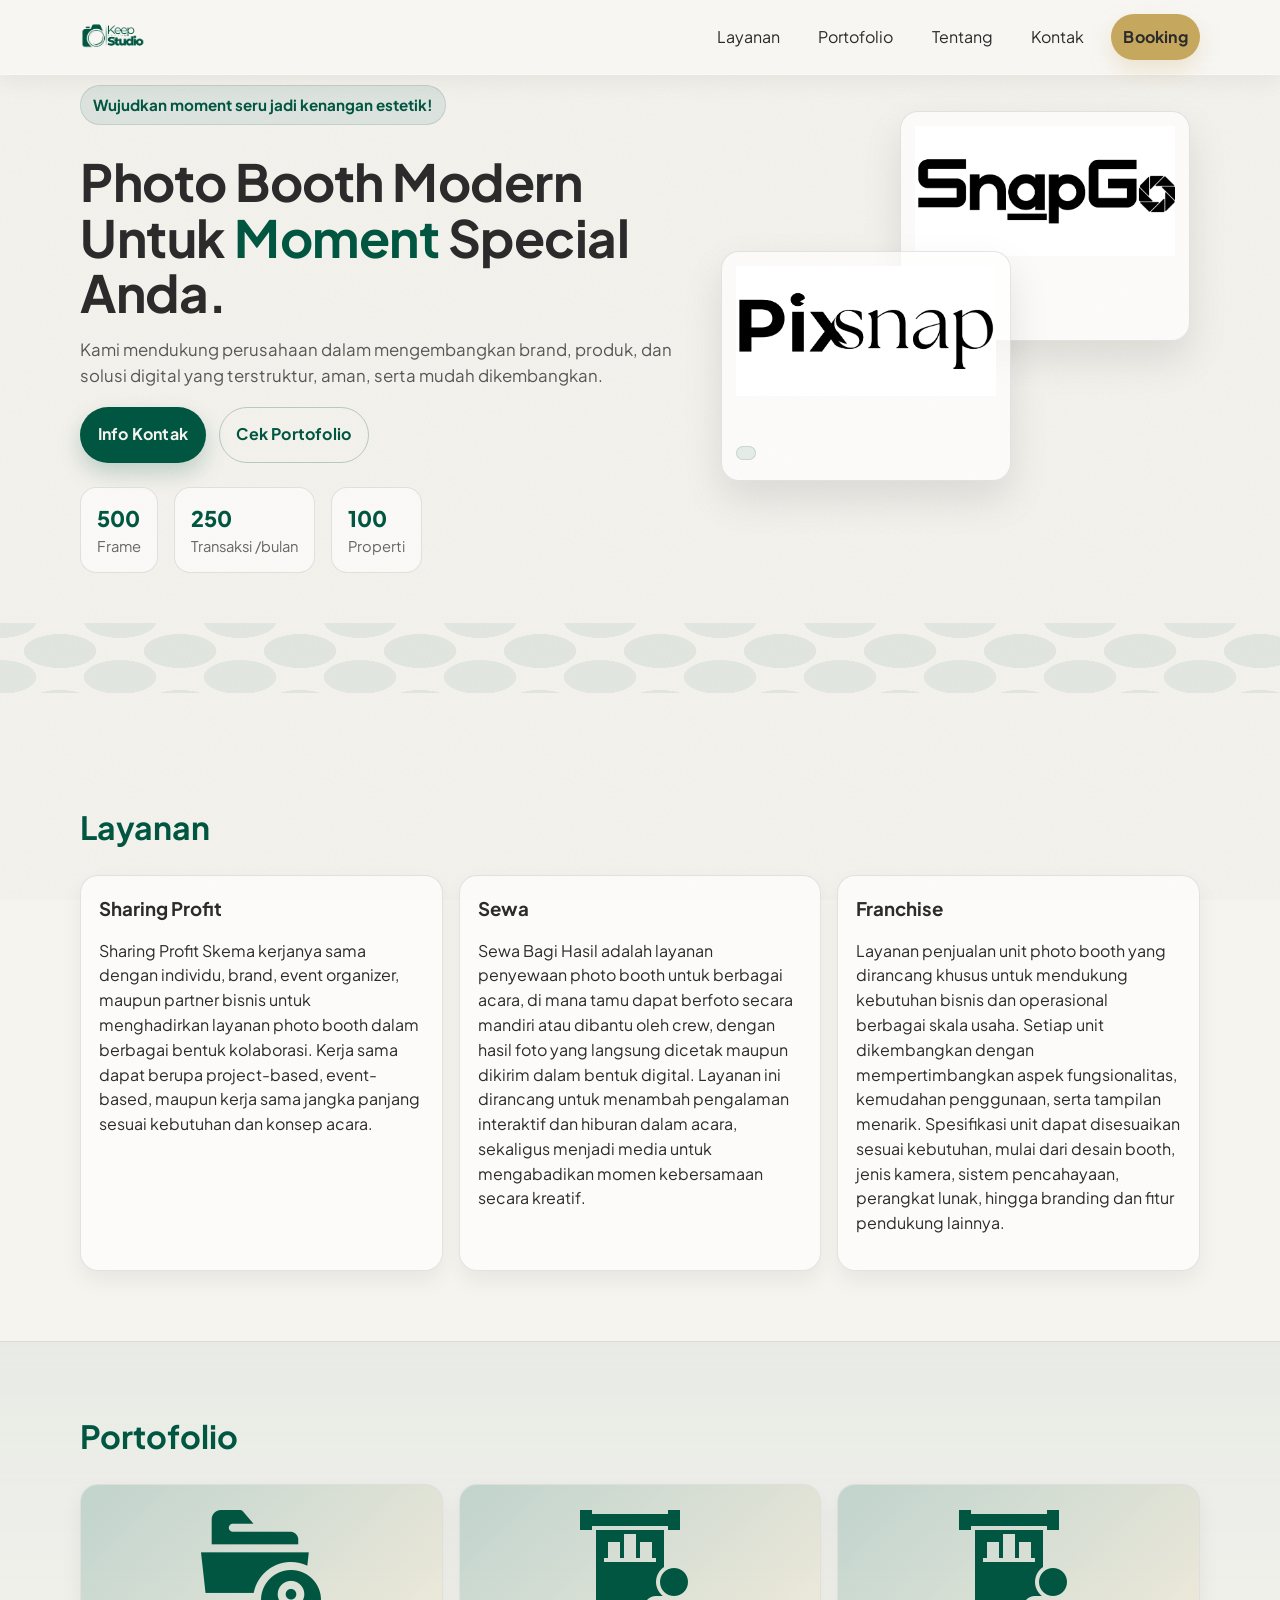
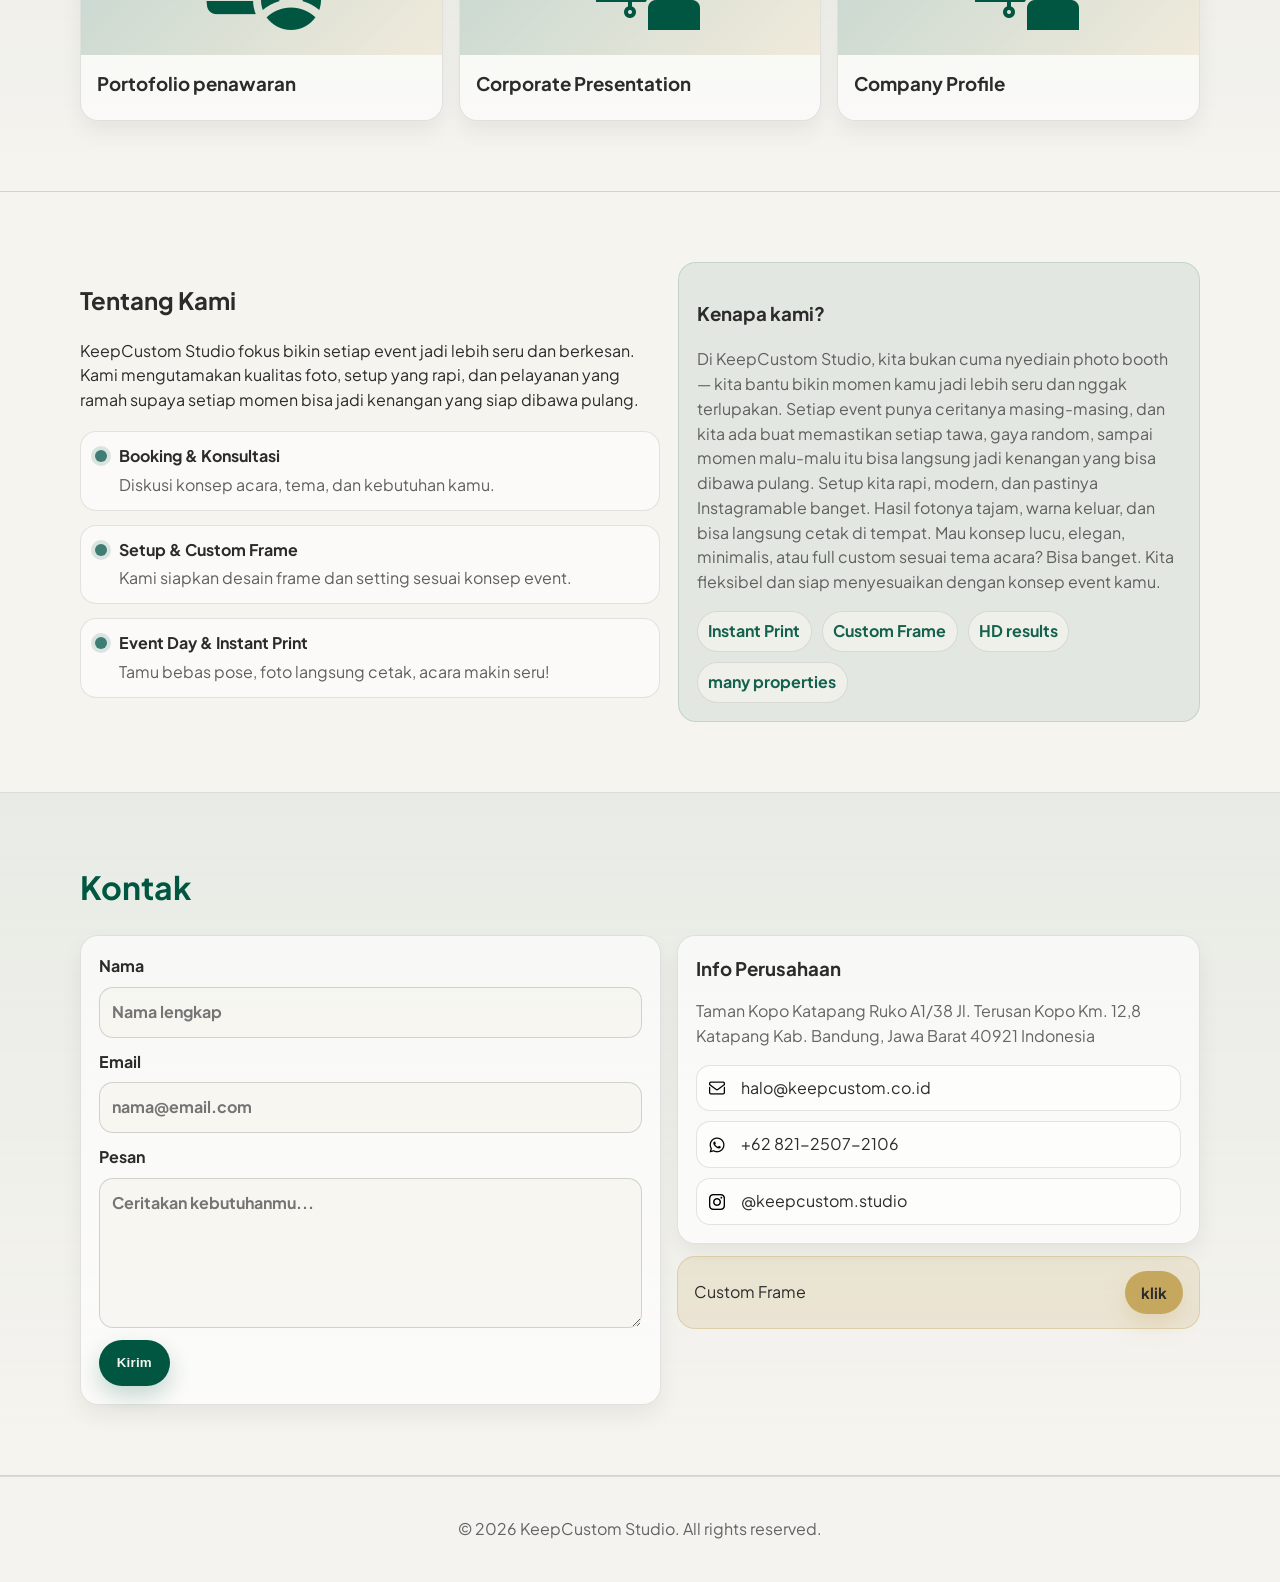
<file: index.html>
<!doctype html>
<html lang="id">
<head>
  <meta charset="UTF-8" />
  <meta name="viewport" content="width=device-width,initial-scale=1" />
  <meta name="theme-color" content="#005640" />
  <title>KeepCustom Studio — Wujudkan Moment seru jadi kenangan estetik!</title>
  <meta name="description" content="Website statis perusahaan: responsive, animasi halus, dan mudah diganti kontennya." />

  <link rel="preconnect" href="https://fonts.googleapis.com">
  <link rel="preconnect" href="https://fonts.gstatic.com" crossorigin>
  <!-- Font yang aman & profesional -->
  <link href="https://fonts.googleapis.com/css2?family=Plus+Jakarta+Sans:wght@300;400;600;700&display=swap" rel="stylesheet">

  <link rel="stylesheet" href="assets/css/style.css" />
</head>


<body>
  <!-- Decorative background -->
  <div class="bg-noise" aria-hidden="true"></div>

  <!-- Header -->
  <header class="site-header" data-reveal>
    <div class="container header-inner">
      <a class="brand" href="#top" aria-label="Beranda">
        <img src="assets/img/brand/logo.png" alt="Logo" class="brand-logo" />
      </a>

      <nav class="nav" aria-label="Navigasi Utama">
        <button class="nav-toggle" aria-expanded="false" aria-controls="nav-menu">
          <span class="sr-only">Buka menu</span>
          <span class="burger" aria-hidden="true"></span>
        </button>

        <ul id="nav-menu" class="nav-menu">
          <li><a href="#services">Layanan</a></li>
          <li><a href="#work">Portofolio</a></li>
          <li><a href="#about">Tentang</a></li>
          <li><a href="#contact">Kontak</a></li>
          <li><a href="https://keepcustomstudio-design.github.io/Booking-KCS.github.io/" class="btn btn--gold">Booking</a></li>
        </ul>
      </nav>
    </div>
  </header>

  <!-- Hero -->
  <main id="top">
    <section class="hero">
      <div class="container hero-grid">
        <div class="hero-copy" data-reveal>
          <p class="pill">Wujudkan moment seru jadi kenangan estetik!</p>
          <h1>
            Photo Booth Modern Untuk
            <span class="text-accent">Moment</span>
            Special Anda.
          </h1>
          <p class="lead">
            Kami mendukung perusahaan dalam mengembangkan brand, produk, dan solusi digital yang terstruktur, aman, serta mudah dikembangkan.

          <div class="hero-cta">
            <a class="btn btn--primary" href="#contact">Info Kontak</a>
            <a class="btn btn--ghost" href="#work">Cek Portofolio</a>
          </div>

          <div class="hero-stats" data-reveal>
            <div class="stat">
              <div class="stat-number" data-counter="500">0</div>
              <div class="stat-label">Frame</div>
            </div>
            <div class="stat">
              <div class="stat-number" data-counter="250">0</div>
              <div class="stat-label">Transaksi /bulan</div>
            </div>
            <div class="stat">
              <div class="stat-number" data-counter="100">0</div>
              <div class="stat-label">Properti</div>
            </div>
          </div>
        </div>

        <div class="hero-art" data-reveal>
          <div class="character-card floaty">
            <img src="assets/img/characters/SnapGo.png" alt="Karakter 2D profesional" />
            <div class="badge">
            </div>
          </div>

          <div class="character-card floaty delay-1">
            <img src="assets/img/characters/Pixsnap.png" alt="Karakter 2D profesional" />
            <div class="badge">
            </div>
          </div>
        </div>
      </div>

      <div class="wave" aria-hidden="true"></div>
    </section>

    <!-- Services -->
    <section id="services" class="section">
      <div class="container">
        <div class="section-head" data-reveal>
          <h2>Layanan</h2>
        </div>

        <div class="cards">
          <article class="card" data-reveal>
            <h3>Sharing Profit</h3>
            <p>Sharing Profit Skema kerjanya sama dengan individu, brand, event organizer, maupun partner bisnis untuk menghadirkan layanan photo booth dalam berbagai bentuk kolaborasi. Kerja sama dapat berupa project-based, event-based, maupun kerja sama jangka panjang sesuai kebutuhan dan konsep acara.</p>
          </article>

          <article class="card" data-reveal>
            <h3>Sewa</h3>
            <p>Sewa Bagi Hasil adalah layanan penyewaan photo booth untuk berbagai acara, di mana tamu dapat berfoto secara mandiri atau dibantu oleh crew, dengan hasil foto yang langsung dicetak maupun dikirim dalam bentuk digital. Layanan ini dirancang untuk menambah pengalaman interaktif dan hiburan dalam acara, sekaligus menjadi media untuk mengabadikan momen kebersamaan secara kreatif.</p>
          </article>

          <article class="card" data-reveal>
            <h3>Franchise</h3>
            <p>Layanan penjualan unit photo booth yang dirancang khusus untuk mendukung kebutuhan bisnis dan operasional berbagai skala usaha. Setiap unit dikembangkan dengan mempertimbangkan aspek fungsionalitas, kemudahan penggunaan, serta tampilan menarik. Spesifikasi unit dapat disesuaikan sesuai kebutuhan, mulai dari desain booth, jenis kamera, sistem pencahayaan, perangkat lunak, hingga branding dan fitur pendukung lainnya.</p>
          </article>
        </div>
      </div>
    </section>

    <!-- Work -->
    <section id="work" class="section section--alt">
      <div class="container">
        <div class="section-head" data-reveal>
          <h2>Portofolio</h2>
        </div>

        <div class="work-grid">
          <a class="work-card" href="https://drive.google.com/file/d/1HWIfVT_nbh5ZIiL6k_W6rDElTkjhqWHr/view?usp=sharing" data-reveal>
            <div class="work-thumb">
                <img src="booking/img/portofolio.png" alt="Portofolio" class="berkas" />
            </div>
            <div class="work-meta">
              <h3>Portofolio penawaran</h3>
            </div>
          </a>

          <a class="work-card" href="https://drive.google.com/file/d/1Ft-WevydnOPYbtR-iOVA31p5cuRWxSXY/view?usp=sharing" data-reveal>
            <div class="work-thumb">
              <img src="booking/img/presentation.png" alt="Presentation" class="berkas" />
            </div>
            <div class="work-meta">
              <h3>Corporate Presentation</h3>
            </div>
          </a>

          <a class="work-card" href="https://drive.google.com/file/d/1roFC8IY1gNZXOA6W0YIJeyhbdJHN7y7i/view?usp=sharing" data-reveal>
            <div class="work-thumb">
              <img src="booking/img/presentation.png" alt="Presentation" class="berkas" />
            </div>
            <div class="work-meta">
              <h3>Company Profile</h3>
            </div>
          </a>
        </div>
      </div>
    </section>

    <!-- About -->
    <section id="about" class="section">
      <div class="container about-grid">
        <div class="about-copy" data-reveal>
          <h2>Tentang Kami</h2>
          <p>
            KeepCustom Studio fokus bikin setiap event jadi lebih seru dan berkesan. Kami mengutamakan kualitas foto, setup yang rapi, dan pelayanan yang ramah supaya setiap momen bisa jadi kenangan yang siap dibawa pulang.
          </p>

          <div class="timeline">
            <div class="timeline-item">
              <div class="timeline-dot"></div>
              <div>
                <h4>Booking & Konsultasi</h4>
                <p>Diskusi konsep acara, tema, dan kebutuhan kamu.</p>
              </div>
            </div>
            <div class="timeline-item">
              <div class="timeline-dot"></div>
              <div>
                <h4>Setup & Custom Frame</h4>
                <p>Kami siapkan desain frame dan setting sesuai konsep event.</p>
              </div>
            </div>
            <div class="timeline-item">
              <div class="timeline-dot"></div>
              <div>
                <h4>Event Day & Instant Print</h4>
                <p>Tamu bebas pose, foto langsung cetak, acara makin seru!</p>
              </div>
            </div>
          </div>
        </div>

        <div class="about-panel" data-reveal>
          <div class="panel-box">
            <h3>Kenapa kami?</h3>
            <p class="muted">
              Di KeepCustom Studio, kita bukan cuma nyediain photo booth — kita bantu bikin momen kamu jadi lebih seru dan nggak terlupakan. Setiap event punya ceritanya masing-masing, dan kita ada buat memastikan setiap tawa, gaya random, sampai momen malu-malu itu bisa langsung jadi kenangan yang bisa dibawa pulang.
              Setup kita rapi, modern, dan pastinya Instagramable banget. Hasil fotonya tajam, warna keluar, dan bisa langsung cetak di tempat. Mau konsep lucu, elegan, minimalis, atau full custom sesuai tema acara? Bisa banget. Kita fleksibel dan siap menyesuaikan dengan konsep event kamu.
            </p>
            <div class="chips">
              <span class="chip">Instant Print</span>
              <span class="chip">Custom Frame</span>
              <span class="chip">HD results</span>
              <span class="chip">many properties</span>
            </div>
          </div>
        </div>
      </div>
    </section>

    <!-- Contact -->
    <section id="contact" class="section section--alt">
  <div class="container">
    <div class="section-head" data-reveal>
      <h2>Kontak</h2>
    </div>

    <div class="contact-grid">
      <!-- Formulir Kontak -->
      <form id="contact-form" class="form card" data-reveal>
        <label>
          Nama
          <input type="text" name="user_name" placeholder="Nama lengkap" required />
        </label>

        <label>
          Email
          <input type="email" name="user_email" placeholder="nama@email.com" required />
        </label>

        <label>
          Pesan
          <textarea name="message" rows="5" placeholder="Ceritakan kebutuhanmu..." required></textarea>
        </label>

        <button class="btn btn--primary" type="submit">Kirim</button>
      </form>

     <!-- Konten Samping -->
      <div class="contact-side" data-reveal>
        <div class="card">
          <h3>Info Perusahaan</h3>
          <p class="muted">Taman Kopo Katapang Ruko A1/38 Jl. Terusan Kopo Km. 12,8 Katapang Kab. Bandung, Jawa Barat 40921 Indonesia</p>
          <div class="contact-items">
            <a href="mailto:halo@keepcustom.co.id" class="contact-item">
              <span class="icon"><img src="assets/img/brand/icons/mail-inbox-app.png" alt="email"></span> halo@keepcustom.co.id
            </a>
            <a href="https://wa.me/6282125072106" class="contact-item" target="_blank">
              <span class="icon"><img src="assets/img/brand/icons/whatsapp.png" alt="whatsapp"></span> +62 821-2507-2106
            </a>
            <a href="https://instagram.com/keepcustom.studio" class="contact-item" target="_blank">
              <span class="icon"><img src="assets/img/brand/icons/instagram.png" alt="instagram"></span> @keepcustom.studio
            </a>
          </div>
        </div>

        <div class="mini-banner">
          <span>Custom Frame</span>
          <a href="https://wa.me/6282125072106?text=Halo%20saya%20ingin%20bertanya%20tentang%20layanan%20Custom%20Frame.%20Bisa%20dibantu%20informasinya%3F" class="btn btn--gold btn--sm">klik</a>
        </div>
      </div>
    </div>

  </div>
</section>
  </main>

  <!-- Footer -->
  <footer class="footer">
    <div class="container footer-inner">
      <div class="footer-left">
        <p class="muted">© <span id="year"></span> KeepCustom Studio. All rights reserved.</p>
      </div>
    </div>
  </footer>
  <script src="assets/js/main.js"></script>
</body>
</html>
</file>
<file: assets/css/style.css>
/* ========== THEME ========== */
:root{
  --green-900:#005640;
  --cream:#F6F4EF;
  --sage:#A9C1B8;
  --gold:#C6A75E;
  --charcoal:#2B2B2B;
  --teal:#3E7C74;

  --bg: var(--cream);
  --text: var(--charcoal);
  --card: rgba(255,255,255,.65);
  --border: rgba(43,43,43,.12);

  --shadow: 0 18px 40px rgba(0,0,0,.10);
  --radius: 18px;

  --container: 1120px;
}

*{ box-sizing:border-box; }
html,body{ height:100%; }
body{
  margin:0;
  font-family:"Plus Jakarta Sans", system-ui, -apple-system, Segoe UI, Roboto, Arial, sans-serif;
  background: var(--bg);
  color: var(--text);
  line-height: 1.55;
  overflow-x:hidden;
}

/* Noise overlay */
.bg-noise{
  position:fixed;
  inset:0;
  background-image:url("../img/patterns/noise.svg");
  opacity:.08;
  pointer-events:none;
  z-index:0;
}

a{ color:inherit; text-decoration:none; }
img{ max-width:100%; display:block; }

.container{
  width:min(var(--container), calc(100% - 40px));
  margin-inline:auto;
  position:relative;
  z-index:1;
}

.sr-only{
  position:absolute; width:1px; height:1px; padding:0; margin:-1px;
  overflow:hidden; clip:rect(0,0,0,0); white-space:nowrap; border:0;
}

.muted{ color: rgba(43,43,43,.72); }

/* Buttons */
.btn{
  display:inline-flex;
  align-items:center;
  justify-content:center;
  gap:.5rem;
  padding:.9rem 1.05rem;
  border-radius: 999px;
  border:1px solid transparent;
  font-weight:700;
  letter-spacing:.2px;
  transition: transform .2s ease, box-shadow .2s ease, background .2s ease, border-color .2s ease;
  cursor:pointer;
  user-select:none;
}

.btn--primary{
  background: var(--green-900);
  color: var(--cream);
  box-shadow: 0 10px 22px rgba(0,86,64,.22);
}
.btn--primary:hover{ transform: translateY(-2px); box-shadow: 0 16px 28px rgba(0,86,64,.26); }

.btn--ghost{
  background: transparent;
  border-color: rgba(0,86,64,.25);
  color: var(--green-900);
}
.btn--ghost:hover{ transform: translateY(-2px); border-color: rgba(0,86,64,.45); }

.btn--gold{
  background: var(--gold);
  color: var(--charcoal);
  box-shadow: 0 10px 22px rgba(198,167,94,.25);
}
.btn--gold:hover{ transform: translateY(-2px); box-shadow: 0 16px 28px rgba(198,167,94,.30); }

.btn--sm{ padding:.55rem .9rem; font-size:.95rem; }

/* Header */
header {
    position: fixed;
    top: 0;
    width: 100%;
    backdrop-filter: blur(8px);
    -webkit-backdrop-filter: blur(8px);
    background: rgba(255, 255, 255, 0.4);
    border-bottom: 1px solid rgba(255,255,255,0.3);
    box-shadow: 0 8px 20px rgba(0,0,0,0.05);
    z-index: 1000;
}

.header-inner{
  display:flex;
  align-items:center;
  justify-content:space-between;
  padding: 14px 0;
}

.brand{ display:flex; align-items:center; gap:.7rem; }
.brand-logo{ width:65px; height:46px; }

/* Nav */
.nav{ display:flex; align-items:center; gap:1rem; }
.nav-menu{
  list-style:none;
  display:flex;
  align-items:center;
  gap:1rem;
  margin:0;
  padding:0;
}
.nav-menu a{
  padding:.6rem .7rem;
  border-radius:999px;
  transition: background .2s ease, transform .2s ease;
}
.nav-menu a:hover{
  background: rgba(62,124,116,.10);
  transform: translateY(-1px);
}

/* Mobile toggle */
.nav-toggle{
  display:none;
  width:44px; height:44px;
  border-radius:12px;
  border:1px solid var(--border);
  background: rgba(255,255,255,.55);
  cursor:pointer;
}
.burger{
  width:18px; height:2px;
  background: var(--charcoal);
  display:block;
  margin: 0 auto;
  position:relative;
}
.burger::before,.burger::after{
  content:"";
  position:absolute;
  left:0;
  width:18px; height:2px;
  background: var(--charcoal);
}
.burger::before{ top:-6px; }
.burger::after{ top:6px; }

/* Hero */
.hero{
  position:relative;
  padding: 70px 0 40px;
}
.hero-grid{
  display:grid;
  grid-template-columns: 1.1fr .9fr;
  gap: 34px;
  align-items:center;
}

.pill{
  display:inline-flex;
  padding:.45rem .75rem;
  border-radius:999px;
  background: rgba(62,124,116,.12);
  border: 1px solid rgba(62,124,116,.18);
  color: var(--green-900);
  font-weight:700;
  font-size:.95rem;
}

.hero h1{
  margin: 14px 0 10px;
  font-size: clamp(2rem, 4vw, 3.3rem);
  line-height:1.08;
  letter-spacing:-.5px;
}
.text-accent{ color: var(--green-900); }

.lead{
  font-size: 1.05rem;
  color: rgba(43,43,43,.78);
  max-width: 56ch;
}

.hero-cta{
  display:flex;
  gap:.8rem;
  flex-wrap:wrap;
  margin-top: 18px;
}

.hero-stats{
  display:flex;
  gap: 16px;
  flex-wrap:wrap;
  margin-top: 24px;
}
.stat{
  padding: 14px 16px;
  border-radius: 16px;
  background: rgba(255,255,255,.55);
  border: 1px solid var(--border);
}
.stat-number{
  font-weight:900;
  font-size: 1.35rem;
  color: var(--green-900);
}
.stat-label{ font-size:.92rem; color: rgba(43,43,43,.72); }

/* Characters */
.hero-art{ position:relative; min-height: 420px; }
.character-card{
  position:absolute;
  width: min(290px, 92%);
  border-radius: var(--radius);
  background: rgba(255,255,255,.65);
  border: 1px solid var(--border);
  box-shadow: var(--shadow);
  overflow:hidden;
  padding: 14px;
}
.character-card:nth-child(1){ top: 0; right: 10px; }
.character-card:nth-child(2){ top: 140px; left: 10px; }
.character-card:nth-child(3){ top: 280px; right: 40px; }

.badge{
  margin-top: 50px;
  display:inline-flex;
  align-items:center;
  gap:.45rem;
  padding:.35rem .55rem;
  border-radius:999px;
  background: rgba(0,86,64,.09);
  border: 1px solid rgba(0,86,64,.14);
  color: var(--green-900);
  font-weight:700;
  font-size:.9rem;
}
.dot{
  width:10px; height:10px; border-radius:50%;
  background: var(--gold);
  box-shadow: 0 0 0 3px rgba(198,167,94,.22);
}

/* Floating animation */
.floaty{ animation: float 5.5s ease-in-out infinite; }
.delay-1{ animation-delay: .6s; }
.delay-2{ animation-delay: 1.2s; }

@keyframes float{
  0%,100%{ transform: translateY(0); }
  50%{ transform: translateY(-10px); }
}

/* Wave separator */
.wave{
  height: 70px;
  margin-top: 50px;
  background:
    radial-gradient(60px 28px at 60px 28px, rgba(0,86,64,.10) 60%, transparent 61%) 0 0/120px 56px,
    radial-gradient(60px 28px at 60px 28px, rgba(62,124,116,.12) 60%, transparent 61%) 60px 26px/120px 56px;
  opacity:.75;
}

/* Sections */
.section{ padding: 70px 0; }
.section--alt{
  background: linear-gradient(180deg, rgba(169,193,184,.18), rgba(246,244,239,0));
  border-top: 1px solid var(--border);
  border-bottom: 1px solid var(--border);
}
.section-head{
  display:flex;
  align-items:flex-end;
  justify-content:space-between;
  gap: 18px;
  margin-bottom: 22px;
}
.section-head h2{
  font-size: clamp(1.6rem, 2.5vw, 2.2rem);
  margin:0;
  color: var(--green-900);
}
.section-head p{ margin:0; max-width: 64ch; color: rgba(43,43,43,.76); }

/* Cards */
.cards{
  display:grid;
  grid-template-columns: repeat(3, 1fr);
  gap: 16px;
}
.card{
  background: var(--card);
  border: 1px solid var(--border);
  border-radius: var(--radius);
  padding: 18px;
  box-shadow: 0 10px 22px rgba(0,0,0,.06);
  transition: transform .2s ease, box-shadow .2s ease, border-color .2s ease;
}
.card:hover{
  transform: translateY(-3px);
  box-shadow: 0 18px 40px rgba(0,0,0,.10);
  border-color: rgba(0,86,64,.22);
}
.card h3{ margin:0 0 8px; color: var(--charcoal); }
.list{ margin: 10px 0 0; padding-left: 18px; color: rgba(43,43,43,.75); }
.list li{ margin: 6px 0; }

/* Work */
.work-grid{
  display:grid;
  grid-template-columns: repeat(3, 1fr);
  gap: 16px;
}
.work-card{
  display:block;
  border-radius: var(--radius);
  border: 1px solid var(--border);
  background: rgba(255,255,255,.55);
  overflow:hidden;
  box-shadow: 0 10px 22px rgba(0,0,0,.06);
  transition: transform .2s ease, box-shadow .2s ease, border-color .2s ease;
}
.work-card:hover{
  transform: translateY(-3px);
  box-shadow: 0 18px 40px rgba(0,0,0,.10);
  border-color: rgba(0,86,64,.22);
}
.work-thumb{
  height: 170px;
  background: linear-gradient(135deg, rgba(0,86,64,.22), rgba(198,167,94,.18));
  display:flex;
  align-items:center;
  justify-content:center;
}
.work-placeholder{
  width: 88%;
  height: 70%;
  border-radius: 16px;
  background: rgba(246,244,239,.65);
  border: 1px dashed rgba(43,43,43,.18);
  display:flex;
  align-items:center;
  justify-content:center;
  font-weight:800;
  color: rgba(0,86,64,.85);
}
.work-meta{ padding: 14px 16px 16px; }
.work-meta h3{ margin:0 0 6px; }
.work-meta p{ margin:0; color: rgba(43,43,43,.75); }

/* About */
.about-grid{
  display:grid;
  grid-template-columns: 1fr .9fr;
  gap: 18px;
  align-items:start;
}
.timeline{ margin-top: 18px; display:grid; gap: 14px; }
.timeline-item{
  display:flex; gap: 12px;
  padding: 12px 14px;
  border-radius: 16px;
  background: rgba(255,255,255,.55);
  border: 1px solid var(--border);
}
.timeline-dot{
  width: 12px; height: 12px; border-radius: 50%;
  margin-top: 6px;
  background: var(--teal);
  box-shadow: 0 0 0 4px rgba(62,124,116,.18);
}
.timeline-item h4{ margin:0; }
.timeline-item p{ margin: 4px 0 0; color: rgba(43,43,43,.75); }

.about-panel .panel-box{
  border-radius: var(--radius);
  background: rgba(0,86,64,.08);
  border: 1px solid rgba(0,86,64,.14);
  padding: 18px;
}
.chips{ display:flex; flex-wrap:wrap; gap: 10px; margin-top: 14px; }
.chip{
  padding:.45rem .65rem;
  border-radius:999px;
  background: rgba(246,244,239,.7);
  border: 1px solid rgba(43,43,43,.12);
  font-weight:700;
  color: rgba(0,86,64,.92);
}

/* Contact */
.contact-grid{
  display:grid;
  grid-template-columns: 1fr .9fr;
  gap: 16px;
  align-items:start;
}
.form label{ display:grid; gap: 8px; font-weight:700; margin-bottom: 12px; }
input, textarea{
  width:100%;
  padding: 12px 12px;
  border-radius: 14px;
  border: 1px solid rgba(43,43,43,.18);
  background: rgba(246,244,239,.72);
  outline:none;
  font: inherit;
}
input:focus, textarea:focus{
  border-color: rgba(0,86,64,.45);
  box-shadow: 0 0 0 4px rgba(62,124,116,.16);
}
.form-note{ margin: 12px 0 0; }

.contact-items{ display:grid; gap: 10px; margin-top: 10px; }
.contact-item{
  display:flex; align-items:center; gap: 10px;
  padding: 10px 12px;
  border-radius: 14px;
  border: 1px solid var(--border);
  background: rgba(255,255,255,.55);
  transition: transform .2s ease, border-color .2s ease;
}
.contact-item:hover{ transform: translateY(-2px); border-color: rgba(0,86,64,.22); }
.icon{ width: 22px; text-align:center; }

.mini-banner{
  margin-top: 12px;
  padding: 14px 16px;
  border-radius: var(--radius);
  border: 1px solid rgba(198,167,94,.35);
  background: rgba(198,167,94,.18);
  display:flex;
  align-items:center;
  justify-content:space-between;
  gap: 12px;
}

/* Footer */
.footer{
  padding: 24px 0;
  border-top:1px solid var(--border);
  background: rgba(246,244,239,.7);
}
.footer-inner{
  display:center;
  align-items:center;
  justify-content:center;
  text-align: center;
  gap: 18px;
}
.footer-right{ display:flex; gap: 14px; flex-wrap:wrap; }
.footer-right a{ padding:.4rem .5rem; border-radius: 10px; }
.footer-right a:hover{ background: rgba(62,124,116,.10); }

/* Reveal Animations */
[data-reveal]{
  opacity:0;
  transform: translateY(14px);
  transition: opacity .7s ease, transform .7s ease;
}
.revealed{
  opacity:1 !important;
  transform: translateY(0) !important;
}

/* Responsive */
@media (max-width: 980px){
  .hero-grid{ grid-template-columns: 1fr; }
  .hero-art{ min-height: 520px; }
  .character-card:nth-child(1){ right: 0; }
  .character-card:nth-child(2){ left: 0; }
  .character-card:nth-child(3){ right: 0; }
  .cards, .work-grid{ grid-template-columns: 1fr; }
  .about-grid, .contact-grid{ grid-template-columns: 1fr; }
  .section-head{ flex-direction:column; align-items:flex-start; }
}
@media (max-width: 760px){
  .nav-toggle{ display:inline-flex; align-items:center; justify-content:center; }
  .nav-menu{
    position:absolute;
    top: 62px;
    right: 20px;
    left: 20px;
    display:none;
    flex-direction:column;
    gap: 10px;
    padding: 12px;
    border-radius: 18px;
    background: rgba(246,244,239,.92);
    border: 1px solid var(--border);
    box-shadow: var(--shadow);
  }
  .nav-menu.open{ display:flex; }
}
</file>
